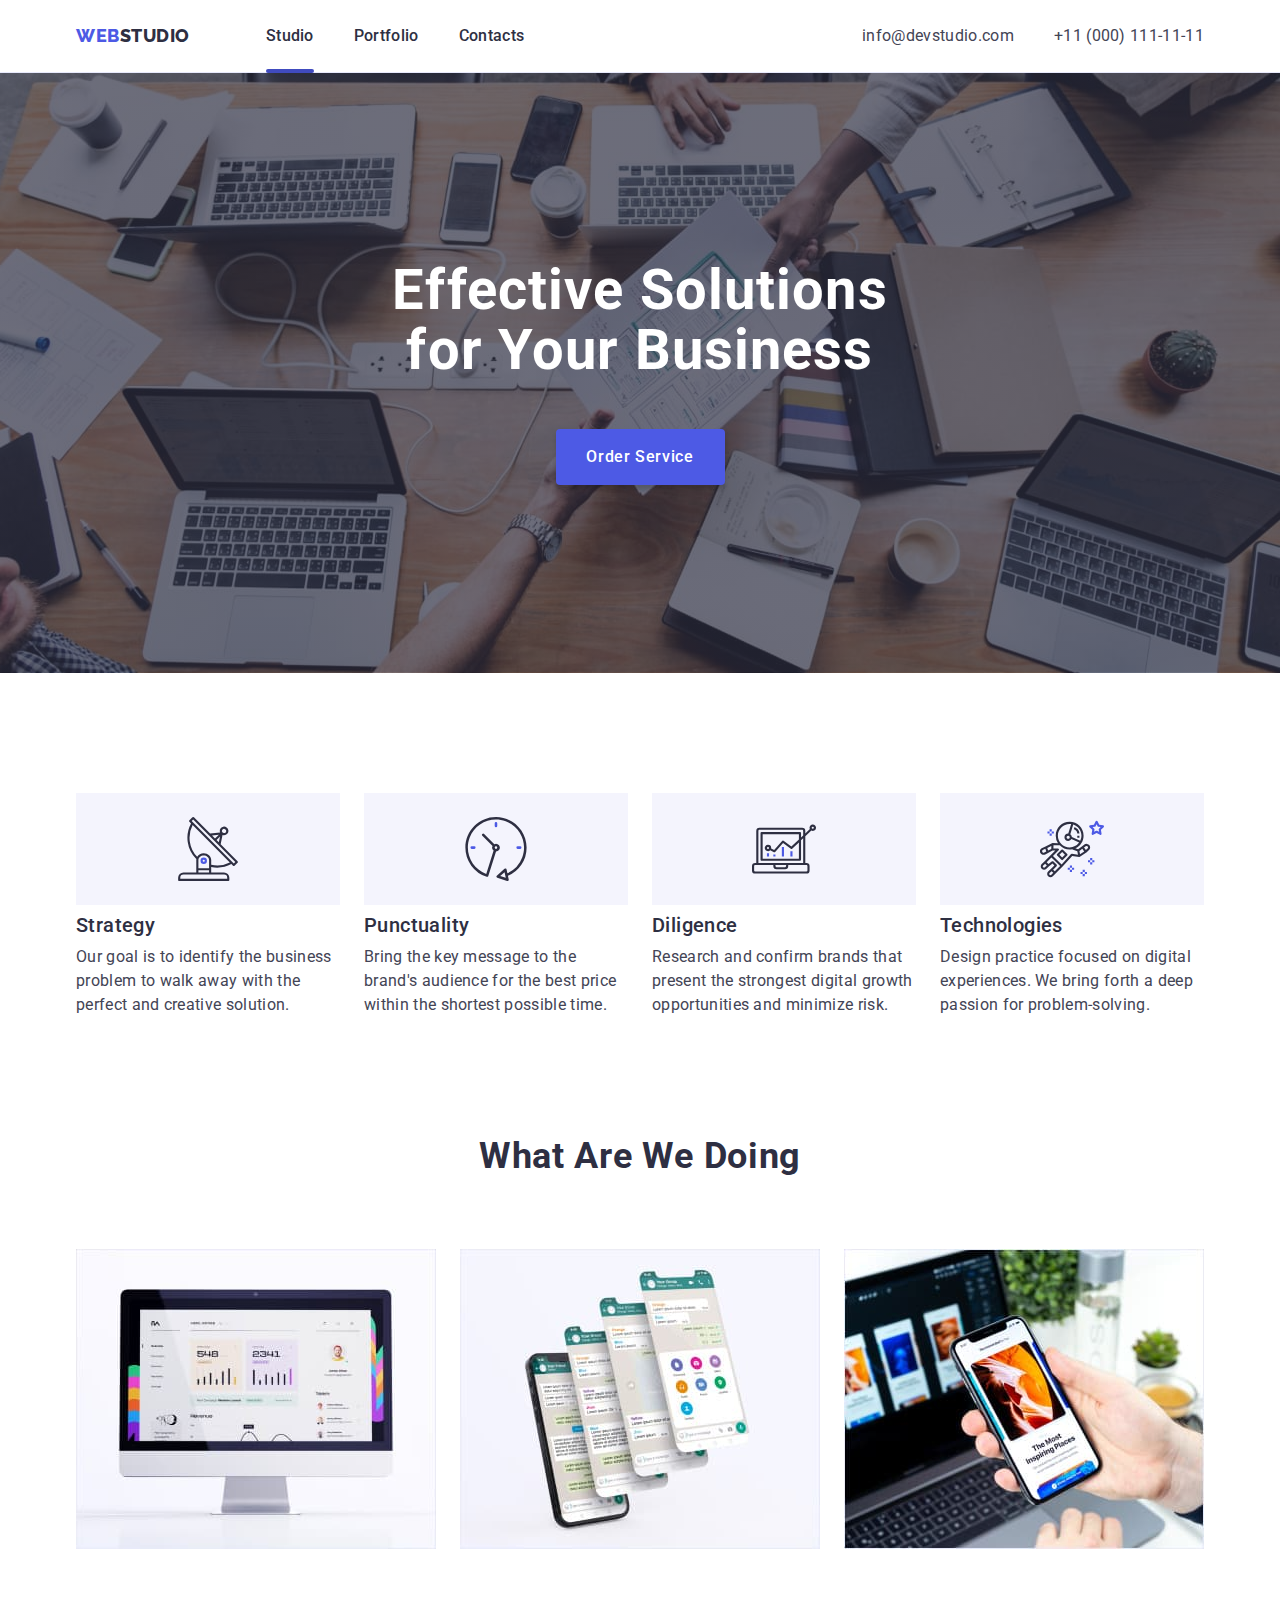
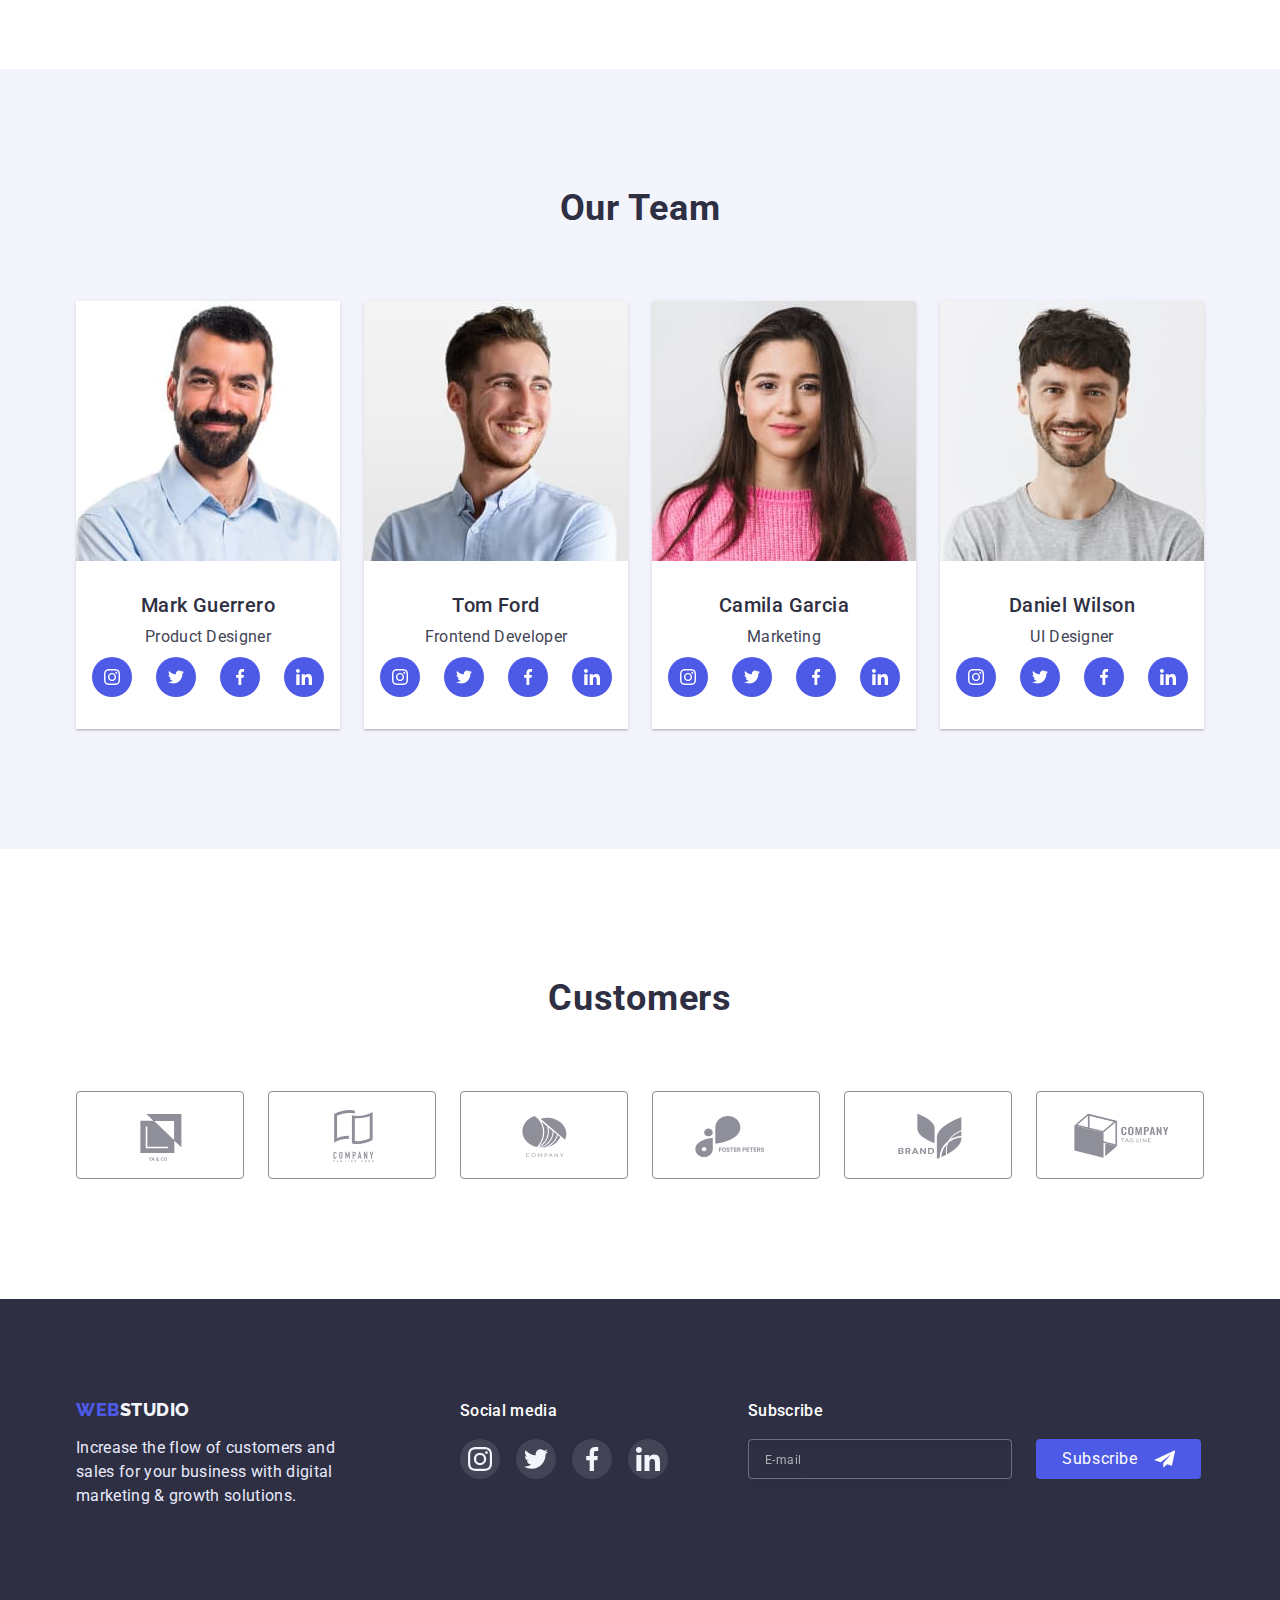
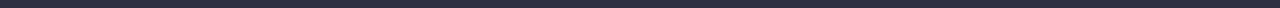
<file: index.html>
<!DOCTYPE html>
<html lang="en">
  <head>
    <meta charset="UTF-8" />
    <meta http-equiv="X-UA-Compatible" content="IE=edge" />
    <meta name="viewport" content="width=device-width, initial-scale=1.0" />
    <title>Web Studio</title>
    <link rel="preconnect" href="https://fonts.googleapis.com" />
    <link rel="preconnect" href="https://fonts.gstatic.com" crossorigin />
    <link
      href="https://fonts.googleapis.com/css2?family=Raleway:wght@800&family=Roboto:wght@400;500;700;900&display=swap"
      rel="stylesheet"
    />
    <link
      rel="stylesheet"
      href="https://cdn.jsdelivr.net/npm/modern-normalize@1.1.0/modern-normalize.min.css"
    />
    <link rel="stylesheet" href="./css/styles.css" />
  </head>
  <body>
    <!--  HEADER -->
    <header class="page-header">
      <div class="container page-header-container">
        <nav class="navigation">
          <a class="logo link" href="./index.html"
            >Web <span class="accent-logo-header">Studio</span>
          </a>
          <ul class="header-list list">
            <li class="header-item">
              <a class="header-link linea-header link" href="./index.html"
                >Studio</a
              >
            </li>
            <li class="header-item">
              <a class="header-link link" href="./portfolio.html">Portfolio</a>
            </li>
            <li class="header-item">
              <a class="header-link link" href="">Contacts</a>
            </li>
          </ul>
        </nav>
        <address class="contacts contact-nav">
          <ul class="header-list list">
            <li>
              <a
                class="contact-phone-number link"
                href="mailto:info@devstudio.com"
                >info@devstudio.com</a
              >
            </li>
            <li>
              <a class="contact-phone-number link" href="tel:+110001111111"
                >+11 (000) 111-11-11</a
              >
            </li>
          </ul>
        </address>
      </div>
    </header>
    <!-- HEDER -->
    <main>
      <!-- SECTION - 1 -->
      <section class="section-hero">
        <div class="container hero-container">
          <h1 class="hero-title">Effective Solutions for Your Business</h1>
          <button data-modal-open class="btn" type="button">
            Order Service
          </button>
        </div>
      </section>
      <!-- SECTION - 1 -->
      <!-- SECTION - 2 -->
      <section class="section-preference">
        <div class="container">
          <h2 class="section-headings" hidden>Work</h2>
          <ul class="list preference-list">
            <li class="preference-cards">
              <a class="preference-icon" href>
                <svg class="preference-list-icon" width="64" height="64">
                  <use href="./images/sprite_svg.svg#icon-antenna"></use>
                </svg>
              </a>
              <h3 class="section-subheadings">Strategy</h3>
              <p class="section-description">
                Our goal is to identify the business problem to walk away with
                the perfect and creative solution.
              </p>
            </li>
            <li class="preference-cards">
              <a class="preference-icon" href>
                <svg class="preference-list-icon" width="64" height="64">
                  <use href="./images/sprite_svg.svg#icon-clock"></use>
                </svg>
              </a>
              <h3 class="section-subheadings">Punctuality</h3>
              <p class="section-description">
                Bring the key message to the brand's audience for the best price
                within the shortest possible time.
              </p>
            </li>
            <li class="preference-cards">
              <a class="preference-icon" href>
                <svg class="preference-list-icon" width="64" height="64">
                  <use href="./images/sprite_svg.svg#icon-diagram"></use>
                </svg>
              </a>
              <h3 class="section-subheadings">Diligence</h3>
              <p class="section-description">
                Research and confirm brands that present the strongest digital
                growth opportunities and minimize risk.
              </p>
            </li>
            <li class="preference-cards">
              <a class="preference-icon" href>
                <svg class="preference-list-icon" width="64" height="64">
                  <use href="./images/sprite_svg.svg#icon-astronaut"></use>
                </svg>
              </a>
              <h3 class="section-subheadings">Technologies</h3>
              <p class="section-description">
                Design practice focused on digital experiences. We bring forth a
                deep passion for problem-solving.
              </p>
            </li>
          </ul>
        </div>
      </section>
      <!-- SECTION - 2 -->
      <!-- SECTION - 3 -->
      <section class="section-doing container-processing">
        <div class="container">
          <h2 class="section-headings">What are we doing</h2>
          <ul class="list processing-list">
            <li class="processing-cards">
              <img
                style="border: 1px black"
                src="./images/our_work/img-1.jpg"
                alt="Revenue"
                width="360"
                height="300"
              />
            </li>
            <li class="processing-cards">
              <img
                style="border: 1px black"
                src="./images/our_work/img-2.jpg"
                alt="Communication"
                width="360"
                height="300"
              />
            </li>
            <li class="processing-cards">
              <img
                style="border: 1px black"
                src="./images/our_work/img-3.jpg"
                alt="The Most Inspiring Places"
                width="360"
                height="300"
              />
            </li>
          </ul>
        </div>
      </section>
      <!-- SECTION - 3 -->
      <!-- SECTION - 4 -->
      <section class="section-team">
        <div class="container container-team">
          <h2 class="section-headings">Our Team</h2>
          <ul class="list team-list">
            <li class="team-cards">
              <img
                style="border: 1px black"
                src="./images/our_team/img.jpg"
                alt="Mark Guerrero"
                width="264"
                height="260"
              />
              <div class="team-content">
                <h3 class="section-subheadings">Mark Guerrero</h3>
                <p class="section-description">Product Designer</p>
                <ul class="social-list list">
                  <li class="social-list-item">
                    <a href="" class="social-list-link">
                      <svg class="social-list-icon" width="16" height="16">
                        <use
                          href="./images/sprite_svg.svg#icon-instagram"
                        ></use>
                      </svg>
                    </a>
                  </li>
                  <li class="social-list-item">
                    <a href="" class="social-list-link">
                      <svg class="social-list-icon" width="16" height="16">
                        <use href="./images/sprite_svg.svg#icon-twitter"></use>
                      </svg>
                    </a>
                  </li>
                  <li class="social-list-item">
                    <a href="" class="social-list-link">
                      <svg class="social-list-icon" width="16" height="16">
                        <use href="./images/sprite_svg.svg#icon-facebook"></use>
                      </svg>
                    </a>
                  </li>
                  <li class="social-list-item">
                    <a href="" class="social-list-link">
                      <svg class="social-list-icon" width="16" height="16">
                        <use href="./images/sprite_svg.svg#icon-linkedin"></use>
                      </svg>
                    </a>
                  </li>
                </ul>
              </div>
            </li>
            <li class="team-cards">
              <img
                style="border: 1px black"
                src="./images/our_team/img(1).jpg"
                alt="Tom Ford"
                width="264"
                height="260"
              />
              <div class="team-content">
                <h3 class="section-subheadings">Tom Ford</h3>
                <p class="section-description">Frontend Developer</p>
                <ul class="social-list list">
                  <li class="social-list-item">
                    <a href="" class="social-list-link">
                      <svg class="social-list-icon" width="16" height="16">
                        <use
                          href="./images/sprite_svg.svg#icon-instagram"
                        ></use>
                      </svg>
                    </a>
                  </li>
                  <li class="social-list-item">
                    <a href="" class="social-list-link">
                      <svg class="social-list-icon" width="16" height="16">
                        <use href="./images/sprite_svg.svg#icon-twitter"></use>
                      </svg>
                    </a>
                  </li>
                  <li class="social-list-item">
                    <a href="" class="social-list-link">
                      <svg class="social-list-icon" width="16" height="16">
                        <use href="./images/sprite_svg.svg#icon-facebook"></use>
                      </svg>
                    </a>
                  </li>
                  <li class="social-list-item">
                    <a href="" class="social-list-link">
                      <svg class="social-list-icon" width="16" height="16">
                        <use href="./images/sprite_svg.svg#icon-linkedin"></use>
                      </svg>
                    </a>
                  </li>
                </ul>
              </div>
            </li>
            <li class="team-cards">
              <img
                style="border: 1px black"
                src="./images/our_team/img(2).jpg"
                alt="Camila Garcia"
                width="264"
                height="260"
              />
              <div class="team-content">
                <h3 class="section-subheadings">Camila Garcia</h3>
                <p class="section-description">Marketing</p>
                <ul class="social-list list">
                  <li class="social-list-item">
                    <a href="" class="social-list-link">
                      <svg class="social-list-icon" width="16" height="16">
                        <use
                          href="./images/sprite_svg.svg#icon-instagram"
                        ></use>
                      </svg>
                    </a>
                  </li>
                  <li class="social-list-item">
                    <a href="" class="social-list-link">
                      <svg class="social-list-icon" width="16" height="16">
                        <use href="./images/sprite_svg.svg#icon-twitter"></use>
                      </svg>
                    </a>
                  </li>
                  <li class="social-list-item">
                    <a href="" class="social-list-link">
                      <svg class="social-list-icon" width="16" height="16">
                        <use href="./images/sprite_svg.svg#icon-facebook"></use>
                      </svg>
                    </a>
                  </li>
                  <li class="social-list-item">
                    <a href="" class="social-list-link">
                      <svg class="social-list-icon" width="16" height="16">
                        <use href="./images/sprite_svg.svg#icon-linkedin"></use>
                      </svg>
                    </a>
                  </li>
                </ul>
              </div>
            </li>
            <li class="team-cards">
              <img
                style="border: 1px black"
                src="./images/our_team/img(3).jpg"
                alt="Daniel Wilson"
                width="264"
                height="260"
              />
              <div class="team-content">
                <h3 class="section-subheadings">Daniel Wilson</h3>
                <p class="section-description">UI Designer</p>
                <ul class="social-list list">
                  <li class="social-list-item">
                    <a href="" class="social-list-link">
                      <svg class="social-list-icon" width="16" height="16">
                        <use
                          href="./images/sprite_svg.svg#icon-instagram"
                        ></use>
                      </svg>
                    </a>
                  </li>
                  <li class="social-list-item">
                    <a href="" class="social-list-link">
                      <svg class="social-list-icon" width="16" height="16">
                        <use href="./images/sprite_svg.svg#icon-twitter"></use>
                      </svg>
                    </a>
                  </li>
                  <li class="social-list-item">
                    <a href="" class="social-list-link">
                      <svg class="social-list-icon" width="16" height="16">
                        <use href="./images/sprite_svg.svg#icon-facebook"></use>
                      </svg>
                    </a>
                  </li>
                  <li class="social-list-item">
                    <a href="" class="social-list-link">
                      <svg class="social-list-icon" width="16" height="16">
                        <use href="./images/sprite_svg.svg#icon-linkedin"></use>
                      </svg>
                    </a>
                  </li>
                </ul>
              </div>
            </li>
          </ul>
        </div>
      </section>
      <!-- SECTION - 4 -->
      <!-- SECTION - 5 -->
      <section class="section-customers">
        <div class="container">
          <h2 class="section-headings">Customers</h2>
          <ul class="customers-list list">
            <li class="customers-item">
              <a href="" class="customers-link link">
                <svg class="customers-list-icon" width="104" height="56">
                  <use href="./images/sprite_svg.svg#icon-company_1"></use>
                </svg>
              </a>
            </li>
            <li class="customers-item">
              <a href="" class="customers-link link">
                <svg class="customers-list-icon" width="104" height="56">
                  <use href="./images/sprite_svg.svg#icon-company_2"></use>
                </svg>
              </a>
            </li>
            <li class="customers-item">
              <a href="" class="customers-link link">
                <svg class="customers-list-icon" width="104" height="56">
                  <use href="./images/sprite_svg.svg#icon-company_3"></use>
                </svg>
              </a>
            </li>
            <li class="customers-item">
              <a href="" class="customers-link link">
                <svg class="customers-list-icon" width="104" height="56">
                  <use href="./images/sprite_svg.svg#icon-company_4"></use>
                </svg>
              </a>
            </li>
            <li class="customers-item">
              <a href="" class="customers-link link">
                <svg class="customers-list-icon" width="104" height="56">
                  <use href="./images/sprite_svg.svg#icon-company_5"></use>
                </svg>
              </a>
            </li>
            <li class="customers-item">
              <a href="" class="customers-link link">
                <svg class="customers-list-icon" width="104" height="56">
                  <use href="./images/sprite_svg.svg#icon-company_6"></use>
                </svg>
              </a>
            </li>
          </ul>
        </div>
      </section>
      <!-- /SECTION - 5 -->
    </main>
    <!-- FOOTER -->
    <footer class="footer-page">
      <div class="container footer-container">
        <div class="footer">
          <a class="logo-footer logo link" href="./index.html"
            >Web <span class="accent-logo-footer">Studio</span>
          </a>
          <p class="footer-description">
            Increase the flow of customers and sales for your business with
            digital marketing & growth solutions.
          </p>
        </div>
        <section class="social-footer">
          <h3 class="social-media-heading">Social media</h3>
          <ul class="media-list list">
            <li class="media-list-item">
              <a href="" class="media-list-link">
                <svg class="media-list-icon" width="24" height="24">
                  <use href="./images/sprite_svg.svg#icon-instagram"></use>
                </svg>
              </a>
            </li>
            <li class="media-list-item">
              <a href="" class="media-list-link">
                <svg class="media-list-icon" width="24" height="24">
                  <use href="./images/sprite_svg.svg#icon-twitter"></use>
                </svg>
              </a>
            </li>
            <li class="media-list-item">
              <a href="" class="media-list-link">
                <svg class="media-list-icon" width="24" height="24">
                  <use href="./images/sprite_svg.svg#icon-facebook"></use>
                </svg>
              </a>
            </li>
            <li class="media-list-item">
              <a href="" class="media-list-link">
                <svg class="media-list-icon" width="24" height="24">
                  <use href="./images/sprite_svg.svg#icon-linkedin"></use>
                </svg>
              </a>
            </li>
          </ul>
        </section>
        <div class="send-footer">
          <p class="send-title">Subscribe</p>
          <form class="send-form">
            <div class="send-wrap">
              <input
                class="send-input"
                type="email"
                name="send-email"
                placeholder="E-mail"
                required
              />
              <button class="btn-footer" type="submit">
                Subscribe
                <svg class="send-icon" width="24" height="24">
                  <use href="./images/sprite_svg.svg#icon-frame-footer"></use>
                </svg>
              </button>
            </div>
          </form>
        </div>
      </div>
    </footer>
    <!-- FOOTER -->

    <div class="backdrop is-hidden" data-modal>
      <div class="modal">
        <div class="modal-close">
          <button class="modal-close-btn" data-modal-close type="button">
            <svg class="modal-icon-close" width="8" height="8">
              <use href="./images/sprite_svg.svg#icon-close-black"></use>
            </svg>
          </button>
        </div>
        <p class="modal-title">Leave your contacts and we will call you back</p>
        <form class="modal-form">
          <div class="modal-field">
            <label for="user-name" class="input-text">Name</label>
            <div class="input-wrap">
              <input
                class="modal-input"
                type="text"
                name="user-name"
                id="user-name"
              />
              <svg class="modal-icon" width="18" height="18">
                <use href="./images/sprite_svg.svg#icon-person-modal"></use>
              </svg>
            </div>
          </div>

          <div class="modal-field">
            <label for="phone-name" class="input-text">Phone</label>
            <div class="input-wrap">
              <input
                class="modal-input"
                type="tel"
                name="phone-name"
                id="phone-name"
                required
              />
              <svg class="modal-icon" width="18" height="24">
                <use href="./images/sprite_svg.svg#icon-phone-modal"></use>
              </svg>
            </div>
          </div>
          <div class="modal-field">
            <label for="email-name" class="input-text">Email</label>
            <div class="input-wrap">
              <input
                class="modal-input"
                type="email"
                name="email-name"
                id="email-name"
                required
              />
              <svg class="modal-icon" width="18" height="24">
                <use href="./images/sprite_svg.svg#icon-email-modal"></use>
              </svg>
            </div>
          </div>
          <div class="modal-field">
            <label for="user-text" class="input-text">Comment </label>
            <textarea
              class="modal-textarea"
              name="user-text"
              id="user-text"
              placeholder="Text input"
              required
            ></textarea>
          </div>
          <div class="modal-field">
            <input
              type="checkbox"
              name="privacy"
              id="privacy"
              class="input-check visually-hidden"
              value="tru"
            />
            <label for="privacy" class="check-text">
              <span>
                <svg class="check-icon" width="10" height="8">
                  <use href="./images/sprite_svg.svg#icon-vector"></use>
                </svg>
              </span>
              <p class="privacy-text">
                I accept the terms and conditions of the
                <a class="link privacy-link" href="">Privacy Policy</a>
              </p>
            </label>
          </div>
          <button class="modal-btn" type="submit">Send</button>
        </form>
      </div>
    </div>

    <script src="./js/modal.js"></script>
  </body>
</html>
</file>
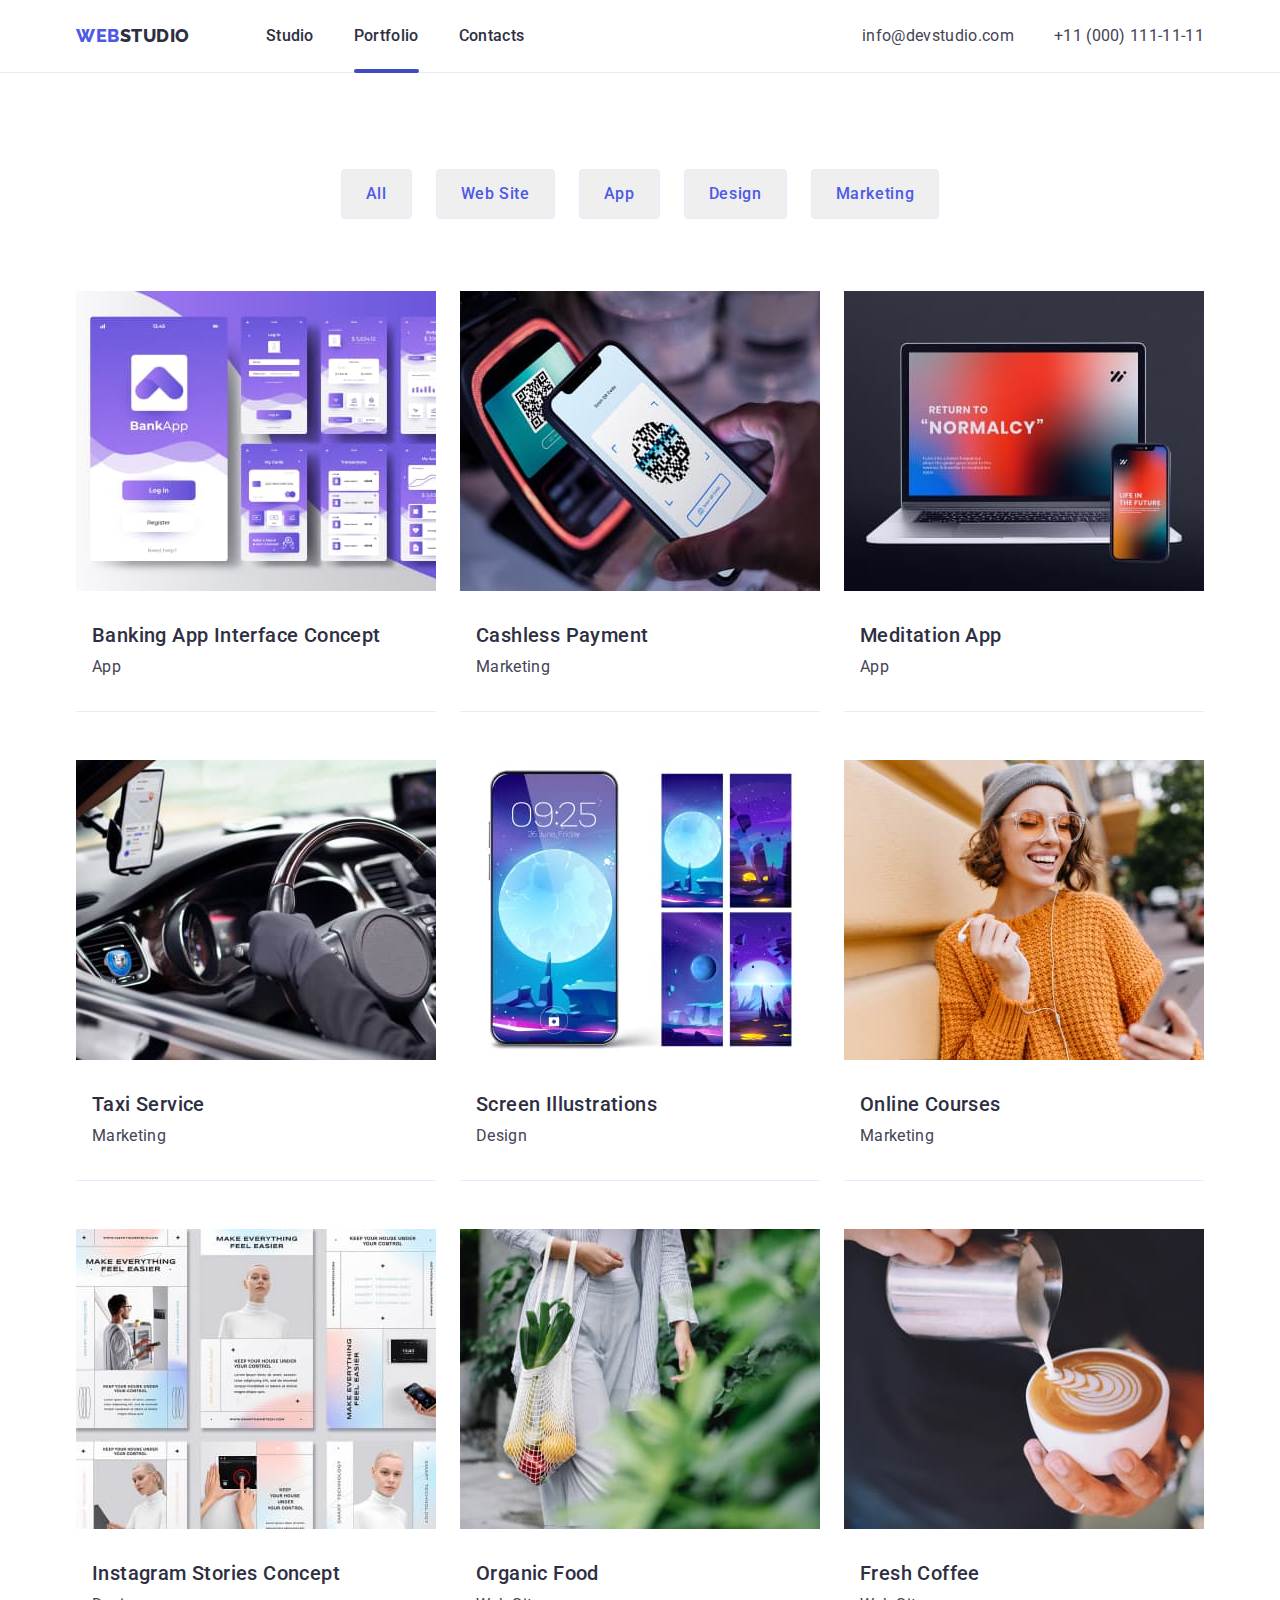
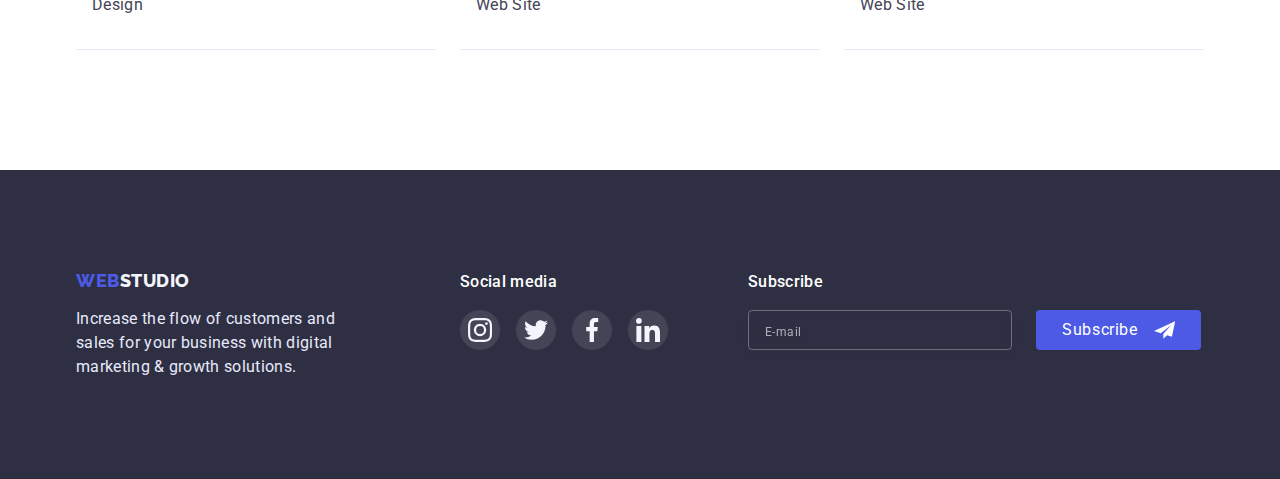
<file: portfolio.html>
<!DOCTYPE html>
<html lang="en">
  <head>
    <meta charset="UTF-8" />
    <meta http-equiv="X-UA-Compatible" content="IE=edge" />
    <meta name="viewport" content="width=device-width, initial-scale=1.0" />
    <title>Portfolio</title>
    <link rel="preconnect" href="https://fonts.googleapis.com" />
    <link rel="preconnect" href="https://fonts.gstatic.com" crossorigin />
    <link
      href="https://fonts.googleapis.com/css2?family=Raleway:wght@800&family=Roboto:wght@400;500;700;900&display=swap"
      rel="stylesheet"
    />
    <link
      rel="stylesheet"
      href="https://cdn.jsdelivr.net/npm/modern-normalize@1.1.0/modern-normalize.min.css"
    />
    <link rel="stylesheet" href="./css/styles.css" />
  </head>
  <body>
    <!--  HEADER -->
    <header class="page-header">
      <div class="container page-header-container">
        <nav class="navigation">
          <a class="logo link" href="./index.html"
            >Web <span class="accent-logo-header">Studio</span>
          </a>
          <ul class="header-list list">
            <li class="header-item">
              <a class="header-link link" href="./index.html">Studio</a>
            </li>
            <li class="header-item">
              <a class="header-link linea-header link" href="./portfolio.html"
                >Portfolio</a
              >
            </li>
            <li class="header-item">
              <a class="header-link link" href="">Contacts</a>
            </li>
          </ul>
        </nav>
        <address class="contacts contact-nav">
          <ul class="header-list list">
            <li>
              <a
                class="contact-phone-number link"
                href="mailto:info@devstudio.com"
                >info@devstudio.com</a
              >
            </li>
            <li>
              <a class="contact-phone-number link" href="tel:+110001111111"
                >+11 (000) 111-11-11</a
              >
            </li>
          </ul>
        </address>
      </div>
    </header>
    <!-- HEDER -->
    <!--  MAIN -->
    <main>
      <section class="navigation-page">
        <div class="container">
          <h1 hidden>Page-navigation</h1>
          <ul class="list navigation-list">
            <li><button class="btn-page" type="button">All</button></li>
            <li><button class="btn-page" type="button">Web Site</button></li>
            <li><button class="btn-page" type="button">App</button></li>
            <li><button class="btn-page" type="button">Design</button></li>
            <li><button class="btn-page" type="button">Marketing</button></li>
          </ul>
        </div>
        <div class="container">
          <ul class="list content-list-1">
            <li class="border-color">
              <a class="link" href="">
                <div class="cover-top-text">
                  <img
                    src="./images/page2/img.jpg"
                    alt="productos"
                    width="360"
                    height="300"
                    style="border: 1px black"
                  />
                  <p class="portfolio-top-text">
                    14 Stylish and User-Friendly App Design Concepts · Task
                    Manager App · Calorie Tracker App · Exotic Fruit Ecommerce
                    App · Cloud Storage App
                  </p>
                </div>
                <div class="content-description cards-box-shadow">
                  <h2 class="section-subheadings">
                    Banking App Interface Concept
                  </h2>
                  <p class="section-description">App</p>
                </div>
              </a>
            </li>
            <li class="border-color">
              <a class="link" href="">
                <div class="cover-top-text">
                  <img
                    src="./images/page2/img1.jpg"
                    alt="productos"
                    width="360"
                    height="300"
                    style="border: 1px black"
                  />
                  <p class="portfolio-top-text">
                    14 Stylish and User-Friendly App Design Concepts · Task
                    Manager App · Calorie Tracker App · Exotic Fruit Ecommerce
                    App · Cloud Storage App
                  </p>
                </div>
                <div class="content-description">
                  <h2 class="section-subheadings">Cashless Payment</h2>
                  <p class="section-description">Marketing</p>
                </div>
              </a>
            </li>

            <li class="border-color">
              <a class="link" href=""
                ><div class="cover-top-text">
                  <img
                    src="./images/page2/img2.jpg"
                    alt="productos"
                    width="360"
                    height="300"
                    style="border: 1px black"
                  />

                  <p class="portfolio-top-text">
                    14 Stylish and User-Friendly App Design Concepts · Task
                    Manager App · Calorie Tracker App · Exotic Fruit Ecommerce
                    App · Cloud Storage App
                  </p>
                </div>
                <div class="content-description">
                  <h2 class="section-subheadings">Meditation App</h2>
                  <p class="section-description">App</p>
                </div>
              </a>
            </li>
          </ul>
          <ul class="list content-list-2">
            <li class="border-color">
              <a class="link" href="">
                <div class="cover-top-text">
                  <img
                    src="./images/page2/img3.jpg"
                    alt="productos"
                    width="360"
                    height="300"
                    style="border: 1px black"
                  />

                  <p class="portfolio-top-text">
                    14 Stylish and User-Friendly App Design Concepts · Task
                    Manager App · Calorie Tracker App · Exotic Fruit Ecommerce
                    App · Cloud Storage App
                  </p>
                </div>
                <div class="content-description">
                  <h2 class="section-subheadings">Taxi Service</h2>
                  <p class="section-description">Marketing</p>
                </div>
              </a>
            </li>

            <li class="border-color">
              <a class="link" href="">
                <div class="cover-top-text">
                  <img
                    src="./images/page2/img4.jpg"
                    alt="productos"
                    width="360"
                    height="300"
                    style="border: 1px black"
                  />
                  <p class="portfolio-top-text">
                    14 Stylish and User-Friendly App Design Concepts · Task
                    Manager App · Calorie Tracker App · Exotic Fruit Ecommerce
                    App · Cloud Storage App
                  </p>
                </div>
                <div class="content-description">
                  <h2 class="section-subheadings">Screen Illustrations</h2>
                  <p class="section-description">Design</p>
                </div>
              </a>
            </li>

            <li class="border-color">
              <a class="link" href="">
                <div class="cover-top-text">
                  <img
                    class="mrg-img-bottom"
                    src="./images/page2/img5.jpg"
                    alt="productos"
                    width="360"
                    height="300"
                    style="border: 1px black"
                  />
                  <p class="portfolio-top-text">
                    14 Stylish and User-Friendly App Design Concepts · Task
                    Manager App · Calorie Tracker App · Exotic Fruit Ecommerce
                    App · Cloud Storage App
                  </p>
                </div>
                <div class="content-description">
                  <h2 class="section-subheadings">Online Courses</h2>
                  <p class="section-description">Marketing</p>
                </div>
              </a>
            </li>
          </ul>
          <ul class="list content-list-3">
            <li class="border-color">
              <a class="link" href="">
                <div class="cover-top-text">
                  <img
                    class="mrg-img-bottom"
                    src="./images/page2/img6.jpg"
                    alt="productos"
                    width="360"
                    height="300"
                    style="border: 1px black"
                  />
                  <p class="portfolio-top-text">
                    14 Stylish and User-Friendly App Design Concepts · Task
                    Manager App · Calorie Tracker App · Exotic Fruit Ecommerce
                    App · Cloud Storage App
                  </p>
                </div>
                <div class="content-description">
                  <h2 class="section-subheadings">Instagram Stories Concept</h2>
                  <p class="section-description">Design</p>
                </div>
              </a>
            </li>

            <li class="border-color">
              <a class="link" href="">
                <div class="cover-top-text">
                  <img
                    class="mrg-img-bottom"
                    src="./images/page2/img7.jpg"
                    alt="productos"
                    width="360"
                    height="300"
                    style="border: 1px black"
                  />
                  <p class="portfolio-top-text">
                    14 Stylish and User-Friendly App Design Concepts · Task
                    Manager App · Calorie Tracker App · Exotic Fruit Ecommerce
                    App · Cloud Storage App
                  </p>
                </div>
                <div class="content-description">
                  <h2 class="section-subheadings">Organic Food</h2>
                  <p class="section-description">Web Site</p>
                </div></a
              >
            </li>

            <li class="border-color">
              <a class="link" href="">
                <div class="cover-top-text">
                  <img
                    class="mrg-img-bottom"
                    src="./images/page2/img8.jpg"
                    alt="productos"
                    width="360"
                    height="300"
                    style="border: 1px black"
                  />
                  <p class="portfolio-top-text">
                    14 Stylish and User-Friendly App Design Concepts · Task
                    Manager App · Calorie Tracker App · Exotic Fruit Ecommerce
                    App · Cloud Storage App
                  </p>
                </div>
                <div class="content-description">
                  <h2 class="section-subheadings">Fresh Coffee</h2>
                  <p class="section-description">Web Site</p>
                </div>
              </a>
            </li>
          </ul>
        </div>
      </section>
    </main>

    <!--   FOOTER -->
    <footer class="footer-page">
      <div class="container footer-container">
        <div class="footer">
          <a class="logo-footer logo link" href="./index.html"
            >Web <span class="accent-logo-footer">Studio</span>
          </a>
          <p class="footer-description">
            Increase the flow of customers and sales for your business with
            digital marketing & growth solutions.
          </p>
        </div>
        <section class="social-footer">
          <h3 class="social-media-heading">Social media</h3>
          <ul class="media-list list">
            <li class="media-list-item">
              <a href="" class="media-list-link">
                <svg class="media-list-icon" width="24" height="24">
                  <use href="./images/sprite_svg.svg#icon-instagram"></use>
                </svg>
              </a>
            </li>
            <li class="media-list-item">
              <a href="" class="media-list-link">
                <svg class="media-list-icon" width="24" height="24">
                  <use href="./images/sprite_svg.svg#icon-twitter"></use>
                </svg>
              </a>
            </li>
            <li class="media-list-item">
              <a href="" class="media-list-link">
                <svg class="media-list-icon" width="24" height="24">
                  <use href="./images/sprite_svg.svg#icon-facebook"></use>
                </svg>
              </a>
            </li>
            <li class="media-list-item">
              <a href="" class="media-list-link">
                <svg class="media-list-icon" width="24" height="24">
                  <use href="./images/sprite_svg.svg#icon-linkedin"></use>
                </svg>
              </a>
            </li>
          </ul>
        </section>
        <div class="send-footer">
          <p class="send-title">Subscribe</p>
          <form class="send-form">
            <div class="send-wrap">
              <input
                class="send-input"
                type="email"
                name="send-email"
                placeholder="E-mail"
                required
              />
              <button class="btn-footer" type="submit">
                Subscribe
                <svg class="send-icon" width="24" height="24">
                  <use href="./images/sprite_svg.svg#icon-frame-footer"></use>
                </svg>
              </button>
            </div>
          </form>
        </div>
      </div>
    </footer>
  </body>
</html>
</file>
<file: css/styles.css>
:root {
  --primary-font: "Roboto", sans-serif;
  --secondary-font: "Raleway", sans-serif;
}

h1,
h2,
h3,
h4,
p {
  margin: 0;
}

ul,
ol {
  margin: 0;
  padding-left: 0;
}

img {
  display: block;
}

button {
  cursor: pointer;
}

address {
  font-style: normal;
}

.visually-hidden {
  position: absolute;
  width: 1px;
  height: 1px;
  margin: -1px;
  border: 0;
  padding: 0;
  white-space: nowrap;
  clip-path: inset(100%);
  clip: rect(0 0 0 0);
  overflow: hidden;
}

.container {
  width: 1158px;
  margin: 0 auto;
  padding-left: 15px;
  padding-right: 15px;
  /* outline: 2px solid red; */
}

.list {
  list-style: none;
}

.link {
  text-decoration: none;
}

body {
  font-family: var(--primary-font);
  color: #434455;
  max-width: 1440px;
  margin: 0 auto;
}

/* ==========--------HEADER================== */

.page-header-container {
  display: flex;
  align-items: center;
}

.page-header {
  padding-bottom: 24px;
  padding-top: 24px;
  border-bottom: 1px solid #e7e9fc;
}

.navigation {
  display: flex;
  align-items: center;
  margin-right: auto;
}

.contact-nav {
  display: flex;
  align-items: center;
  justify-content: space-between;
}

.header-list {
  display: flex;
  align-items: center;
  gap: 40px;
}

.header-link {
  font-weight: 500;
  font-size: 16px;
  line-height: 1.5;
  letter-spacing: 0.02em;
  color: #2e2f42;
  transition: color 250ms cubic-bezier(0.4, 0, 0.2, 1);
}

.header-link:hover,
.header-link:focus {
  color: #404bbf;
}

.linea-header {
  position: relative;
}

.linea-header::after {
  content: "";
  bottom: -28px;
  height: 4px;
  background: #404bbf;
  border-radius: 2px;
  display: block;
  position: absolute;
  width: 100%;
}

.logo {
  font-family: var(--secondary-font);
  font-weight: 800;
  font-size: 18px;
  line-height: 1.17;
  align-items: center;
  letter-spacing: 0.03em;
  text-transform: uppercase;
  color: #4d5ae5;
  margin-right: 76px;
  display: flex;
  transition: color 250ms cubic-bezier(0.4, 0, 0.2, 1);
}
.logo:hover,
.logo:focus {
  color: #404bbf;
}

.accent-logo-header {
  color: #2e2f42;
}

.contacts {
  font-style: normal;
}

.contact-phone-number {
  font-family: var(--primary-font);
  font-weight: 400;
  font-size: 16px;
  line-height: 1.5;
  letter-spacing: 0.02em;
  color: #434455;

  transition: color 250ms cubic-bezier(0.4, 0, 0.2, 1);
}

.contact-phone-number:hover,
.contact-phone-number:focus {
  color: #404bbf;
}

/* ====================== /HEADER =====================*/

/* =================SECTION 1================== */

.btn {
  min-width: 169px;
  height: 56px;
  box-shadow: 0px 4px 4px rgba(0, 0, 0, 0.15);
  border-radius: 4px;
  font-family: var(--primary-font);
  background-color: #4d5ae5;
  color: #ffffff;
  margin: 0% auto;
  display: block;
  font-weight: 500;
  font-size: 16px;
  line-height: 1.5;
  letter-spacing: 0.04em;
  border: transparent;

  transition: background-color 250ms cubic-bezier(0.4, 0, 0.2, 1);
}
.btn:hover,
.btn:focus {
  background-color: #404bbf;
  color: #ffffff;
}

.hero-title {
  font-family: var(--primary-font);
  font-weight: 700;
  font-size: 56px;
  line-height: 1.07;
  text-align: center;
  letter-spacing: 0.02em;
  color: #ffffff;
  width: 496px;
  margin: 0% auto 48px;
}

.section-hero {
  max-width: 1440px;
  margin: 0 auto;
  padding-top: 188px;
  padding-bottom: 188px;
  background-position: center;
  background-repeat: no-repeat;
  background-image: linear-gradient(
      rgba(46, 47, 66, 0.7),
      rgba(46, 47, 66, 0.7)
    ),
    url("../images/hero/hero_backgroud.jpg");
  background-size: cover;
  background-color: rgba(46, 47, 66, 0.7);
}

/* ================= / SECTION 1================== */

/* ======================SECTION 2 ====================== */

.preference-list {
  display: flex;
  align-items: center;
  gap: 24px;
  justify-content: space-between;
}

.section-preference {
  padding-top: 120px;
  padding-bottom: 120px;
  display: flex;
  align-items: center;
}

.preference-icon {
  margin-bottom: 8px;
  display: flex;
  align-items: center;
  justify-content: center;
  background-color: #f4f4fd;
  width: 264px;
  height: 112px;
}

/* =====================/ SECTION 2====================== */

/* ======================SECTION 3 ====================== */

.processing-list {
  display: flex;
  flex-wrap: wrap;
  gap: 24px;
}
.processing-cards {
  flex-basis: calc(100-48) / 3;
}

.section-doing {
  padding-bottom: 120px;
}
/* ======================/ SECTION 3 ====================== */

/* =====================SECTION 4===================== */

.team-list {
  display: flex;
  flex-wrap: wrap;
  gap: 24px;
}

.team-cards {
  flex-basis: calc(100-72) / 4;
  background-color: #ffffff;
  box-shadow: 0px 1px 6px rgba(46, 47, 66, 0.08),
    0px 1px 1px rgba(46, 47, 66, 0.16), 0px 2px 1px rgba(46, 47, 66, 0.08);
}

.team-content {
  padding-top: 32px;
  text-align: center;
  padding-bottom: 32px;
}

.section-team {
  padding-top: 120px;
  padding-bottom: 120px;
  background-color: #f4f4fd;
}

.social-list {
  display: flex;
  justify-content: center;
  gap: 24px;
  margin-top: 8px;
}

.social-list-item {
  width: 40px;
  height: 40px;
  background-color: #4d5ae5;
  border-radius: 50%;
  display: flex;
  justify-content: center;
  align-items: center;
}

.social-list-link {
  width: 100%;
  height: 100%;
  display: flex;
  border-radius: 50%;
  justify-content: center;
  align-items: center;
  fill: #ffffff;

  transition: background-color 250ms cubic-bezier(0.4, 0, 0.2, 1);
}

.social-list-item :hover,
.social-list-item :hover {
  background-color: #404bbf;
}

/* =====================/ SECTION 4===================== */

/* =====================SECTION 5===================== */

.section-customers {
  padding-top: 130px;
  padding-bottom: 120px;
}

.customers-list {
  display: flex;
  align-items: center;
  justify-content: center;
  gap: 24px;
  border-color: transparent;
}

.customers-item {
  width: 168px;
  height: 88px;
}

.customers-link {
  width: 100%;
  height: 100%;
  display: flex;
  align-items: center;
  justify-content: center;
  border-radius: 4px;
  border: 1px solid #8e8f99;
  border-color: #8e8f99;

  transition: border-color 250ms cubic-bezier(0.4, 0, 0.2, 1);
}

.customers-list :hover,
.customers-list :focus {
  border-color: #404bbf;
}

.customers-list-icon {
  fill: #8e8f99;
  transition: fill 250ms cubic-bezier(0.4, 0, 0.2, 1);
}

.customers-list :hover > .customers-list-icon,
.customers-list :focus > .customers-list-icon {
  border-color: #404bbf;
  fill: #404bbf;
}

/* =====================/SECTION 5===================== */

/* ================= COMPONENTS================= */
.section-headings {
  font-family: var(--primary-font);
  font-weight: 700;
  font-size: 36px;
  line-height: 1.11;
  letter-spacing: 0.02em;
  text-align: center;
  text-transform: capitalize;
  color: #2e2f42;
  margin-bottom: 72px;
}
.section-subheadings {
  font-family: var(--primary-font);
  font-weight: 500;
  font-size: 20px;
  line-height: 1.2;
  letter-spacing: 0.02em;
  color: #2e2f42;
  margin-bottom: 8px;
}
.section-description {
  font-family: var(--primary-font);
  font-weight: 400;
  font-size: 16px;
  line-height: 1.5;
  letter-spacing: 0.02em;
  color: #434455;
}
/* ================= /COMPONENTS================= */

/* ======================FOOTER==================== */
.footer-page {
  max-width: 1440px;
  margin: 0 auto;
  background-color: #2e2f42;
  font-family: var(--primary-font);
  font-weight: 400;
  font-size: 16px;
  line-height: 1.5;
  letter-spacing: 0.02em;
  color: #e7e9fc;
  padding-bottom: 100px;
  padding-top: 100px;
  display: flex;
  align-items: center;
}

.accent-logo-footer {
  color: #f4f4fd;
  width: 264px;
}

.footer-container {
  display: flex;
}
.logo-footer {
  max-width: 115px;
}
.footer-description {
  margin-top: 16px;
  max-width: 264px;
}

.social-media-heading {
  font-family: var(--primary-font);
  font-style: normal;
  font-weight: 500;
  font-size: 16px;
  line-height: 1.5;
  letter-spacing: 0.02em;
  color: #ffffff;
  margin-bottom: 16px;
}

.media-list {
  display: flex;
  align-items: center;
  justify-content: space-between;
  gap: 16px;
}

.media-list-item {
  width: 40px;
  height: 40px;
  border-radius: 50%;
  display: flex;
  align-items: center;
  justify-content: center;
  background-color: rgba(255, 255, 255, 0.1);
}

.media-list-item :hover,
.media-list-item :focus {
  background-color: #31d0aa;
}

.social-footer {
  margin-left: 120px;
}

.media-list-link {
  display: flex;
  align-items: center;
  justify-content: center;
  width: 100%;
  height: 100%;
  border-radius: 50%;

  transition: background-color 250ms cubic-bezier(0.4, 0, 0.2, 1);
}

.media-list-icon {
  fill: #f4f4fd;
}

.send-title {
  font-family: var(--primary-font);
  font-weight: 500;
  font-size: 16px;
  line-height: 1.5;
  letter-spacing: 0.02em;
  color: #ffffff;
  margin-left: 80px;
  margin-bottom: 16px;
}

.send-input {
  margin-left: 80px;
  width: 264px;
  height: 40px;
  background-color: transparent;
  border: 1px solid rgba(255, 255, 255, 0.3);
  filter: drop-shadow(0px 4px 4px rgba(0, 0, 0, 0.15));
  border-radius: 4px;
  padding-left: 16px;
  outline: none;
}

.send-input::placeholder {
  font-family: var(--primary-font);
  font-style: normal;
  padding-top: 8px;
  padding-bottom: 8px;
  font-size: 12px;
  line-height: 2;
  display: flex;
  align-items: center;
  letter-spacing: 0.04em;
  color: rgba(255, 255, 255, 0.6);
}
.send-wrap {
  display: flex;
}

.btn-footer {
  display: flex;
  font-family: var(--primary-font);
  width: 165px;
  height: 40px;
  font-size: 16px;
  line-height: 1.5;
  text-align: center;
  letter-spacing: 0.04em;
  padding: 8px 24px;
  color: #ffffff;
  background: #4d5ae5;
  border-radius: 4px;
  border-color: transparent;
  align-items: center;
  justify-content: center;
  margin-left: 24px;
}
.send-icon {
  margin-left: 16px;
  fill: #ffffff;
}

/* ======================/ FOOTER ==================== */

/* ============================PAGE 2================= */

.navigation-page {
  padding-bottom: 120px;
  padding-top: 96px;
}

.navigation-list :hover,
.navigation-list :focus {
  box-shadow: 0px 3px 1px rgba(0, 0, 0, 0.1), 0px 2px 1px rgba(0, 0, 0, 0.08),
    0px 2px 2px rgba(0, 0, 0, 0.12);
}
.border-color {
  border-bottom: 1px solid #e7e9fc;
}

.content-list-1 :hover > .content-description {
  box-shadow: 0px 1px 6px rgba(46, 47, 66, 0.08),
    0px 1px 1px rgba(46, 47, 66, 0.16), 0px 2px 1px rgba(46, 47, 66, 0.08);
}

.content-list-1 :hover .portfolio-top-text,
.content-list-1 :focus .portfolio-top-text {
  transform: translate(0);
}

.content-list-2 :hover > .content-description {
  box-shadow: 0px 1px 6px rgba(46, 47, 66, 0.08),
    0px 1px 1px rgba(46, 47, 66, 0.16), 0px 2px 1px rgba(46, 47, 66, 0.08);
}

.content-list-2 :hover .portfolio-top-text,
.content-list-2 :focus .portfolio-top-text {
  transform: translate(0);
}

.content-list-3 :hover > .content-description {
  box-shadow: 0px 1px 6px rgba(46, 47, 66, 0.08),
    0px 1px 1px rgba(46, 47, 66, 0.16), 0px 2px 1px rgba(46, 47, 66, 0.08);
}

.content-list-3 :hover .portfolio-top-text,
.content-list-3 :focus .portfolio-top-text {
  transform: translate(0);
}

.navigation-list {
  display: flex;
  flex-wrap: wrap;
  justify-content: center;
  gap: 24px;
  margin-bottom: 72px;
  border-radius: 4px;
}

.content-list-1 {
  display: flex;
  justify-content: space-between;
  gap: 24px;
  flex-basis: calc(100%-48) / 3;
  margin-bottom: 48px;
}
.content-list-2 {
  display: flex;
  justify-content: space-between;
  gap: 24px;
  flex-basis: calc(100-48) / 3;
  margin-bottom: 48px;
}
.content-list-3 {
  display: flex;
  justify-content: space-between;
  gap: 24px;
  flex-basis: calc(100-48) / 3;
}

.content-description {
  padding-left: 16px;
  padding-top: 32px;
  padding-bottom: 32px;
  transition: box-shadow 250ms cubic-bezier(0.4, 0, 0.2, 1);
}

.cover-top-text {
  position: relative;
  overflow: hidden;
}

.portfolio-top-text {
  font-family: var(--primary-font);
  font-style: normal;
  font-weight: 400;
  font-size: 16px;
  line-height: 1.5;
  color: #f4f4fd;
  padding: 40px 32px 164px 32px;
  position: absolute;
  top: 0;
  background-color: #4d5ae5;
  height: 100%;
  transform: translateY(100%);
  transition: transform 250ms cubic-bezier(0.4, 0, 0.2, 1);
  overflow: auto;
}

/* =========================== /PAGE 2================= */

/* ===================BUTTONS PAGE 2=============== */
.btn-page {
  padding-top: 12px;
  padding-bottom: 12px;
  padding-left: 24px;
  padding-right: 24px;
  font-family: var(--primary-font);
  font-weight: 500;
  font-size: 16px;
  line-height: 1.5;
  letter-spacing: 0.04em;
  color: #4d5ae5;
  border: 1px solid #e7e9fc;
  border-radius: 4px;

  transition: background-color 250ms cubic-bezier(0.4, 0, 0.2, 1);
}

.btn-page:hover,
.btn-page:focus {
  color: #ffffff;
  background: #404bbf;
}
/* ===================BUTTONS PAGE 2=============== */

.backdrop {
  position: fixed;
  top: 0%;
  width: 100%;
  height: 100%;
  background-color: rgba (23, 26, 36, 0.432);
  transition: opacity 250ms linear, visibility 250ms linear;
}

.modal {
  width: 408px;
  min-height: 576px;
  background: #fcfcfc;
  border-radius: 4px;
  position: absolute;
  top: 50%;
  left: 50%;
  transform: translate(-50%, -50%) scale(1);
  transition: transform 250ms linear;
  padding: 24px;
}

.backdrop.is-hidden .modal {
  transform: translate(-50%, -50%) scale(0);
}

.modal-close-btn {
  display: flex;
  width: 24px;
  height: 24px;
  border-radius: 50%;
  background-color: #e7e9fc;
  border: 1px solid rgba(0, 0, 0, 0.1);
  align-items: center;
  justify-content: center;
  margin-left: auto;
  transition: background-color 250ms cubic-bezier(0.4, 0, 0.2, 1);
}

.modal-close :focus,
.modal-close :hover {
  background-color: #404bbf;
  fill: #ffffff;
}

.is-hidden {
  opacity: 0;
  visibility: hidden;
  pointer-events: none;
}

.modal-title {
  font-family: var(--primary-font);
  font-weight: 500;
  font-size: 16px;
  line-height: 1.5;
  text-align: center;
  letter-spacing: 0.02em;
  color: #2e2f42;
  margin-top: 24px;
  margin-bottom: 16px;
}

.modal-field {
  margin-bottom: 8px;
}

.modal-input {
  width: 100%;
  height: 40px;
  border: 1px solid rgba(33, 33, 33, 0.2);
  border-radius: 4px;
  padding-left: 38px;
  outline: transparent;
  transition: border-color 250ms cubic-bezier(0.4, 0, 0.2, 1);
}

.modal-icon {
  position: absolute;
  left: 16px;
  top: 50%;
  transform: translateY(-50%);
  transition: fill 250ms cubic-bezier(0.4, 0, 0.2, 1);
}

.input-wrap {
  position: relative;
}

.modal-input:focus {
  border-color: #4d5ae5;
}

.modal-input:focus + .modal-icon {
  fill: #4d5ae5;
}

.modal-btn {
  display: flex;
  font-family: var(--primary-font);
  font-weight: 500;
  width: 169px;
  height: 56px;
  font-size: 16px;
  line-height: 1.5;
  text-align: center;
  letter-spacing: 0.04em;
  color: #ffffff;
  padding: 16px 32px;
  box-shadow: 0px 4px 4px rgba(0, 0, 0, 0.15);
  background: #4d5ae5;
  border-radius: 4px;
  border-color: transparent;
  align-items: center;
  justify-content: center;
  margin: 0 auto;
}

.input-text {
  display: inline-block;
  font-family: var(--primary-font);
  font-weight: 400;
  font-size: 12px;
  line-height: 1.16px;
  letter-spacing: 0.04em;
  color: #8e8f99;
  margin-bottom: 4px;
  font-size: 12px;
}

.modal-textarea {
  width: 100%;
  height: 120px;
  border: 1px solid rgba(33, 33, 33, 0.2);
  border-radius: 4px;
  padding-left: 16px;
  padding-top: 8px;
  outline: transparent;
  font-family: var(--primary-font);
  font-weight: 400;
  font-size: 12px;
  line-height: 1.16;
  letter-spacing: 0.04em;
  color: rgba(117, 117, 117, 0.5);
  resize: none;
  transition: border-color 250ms cubic-bezier(0.4, 0, 0.2, 1);
}

.modal-textarea:focus {
  border-color: #4d5ae5;
}

.check-text {
  display: flex;
  font-family: var(--primary-font);
  align-items: center;
  font-weight: 400;
  font-size: 12px;
  line-height: 1.16;
  letter-spacing: 0.04em;
  color: #757575;
  margin-bottom: 24px;
  transition: border-color 250ms cubic-bezier(0.4, 0, 0.2, 1);
}

.check-text span {
  width: 16px;
  height: 16px;
  margin-right: 8px;
  border: 1.25px solid #2e2f42;
  border-radius: 2px;
  display: flex;
  align-items: center;
  justify-content: center;
  fill: transparent;
}

.input-check:checked + .check-text span {
  background-color: #4d5ae5;
  border: none;
  fill: #f4f4fd;
}

.input-check:focus + .check-text span {
  border-color: #4d5ae5;
}

.privacy-text {
  font-family: var(--primary-font);
  font-weight: 400;
  font-size: 12px;
  line-height: 1.16;
  letter-spacing: 0.04em;
  color: #757575;
}

.privacy-link {
  color: #4d5ae5;
  text-decoration-line: underline;
}
</file>
